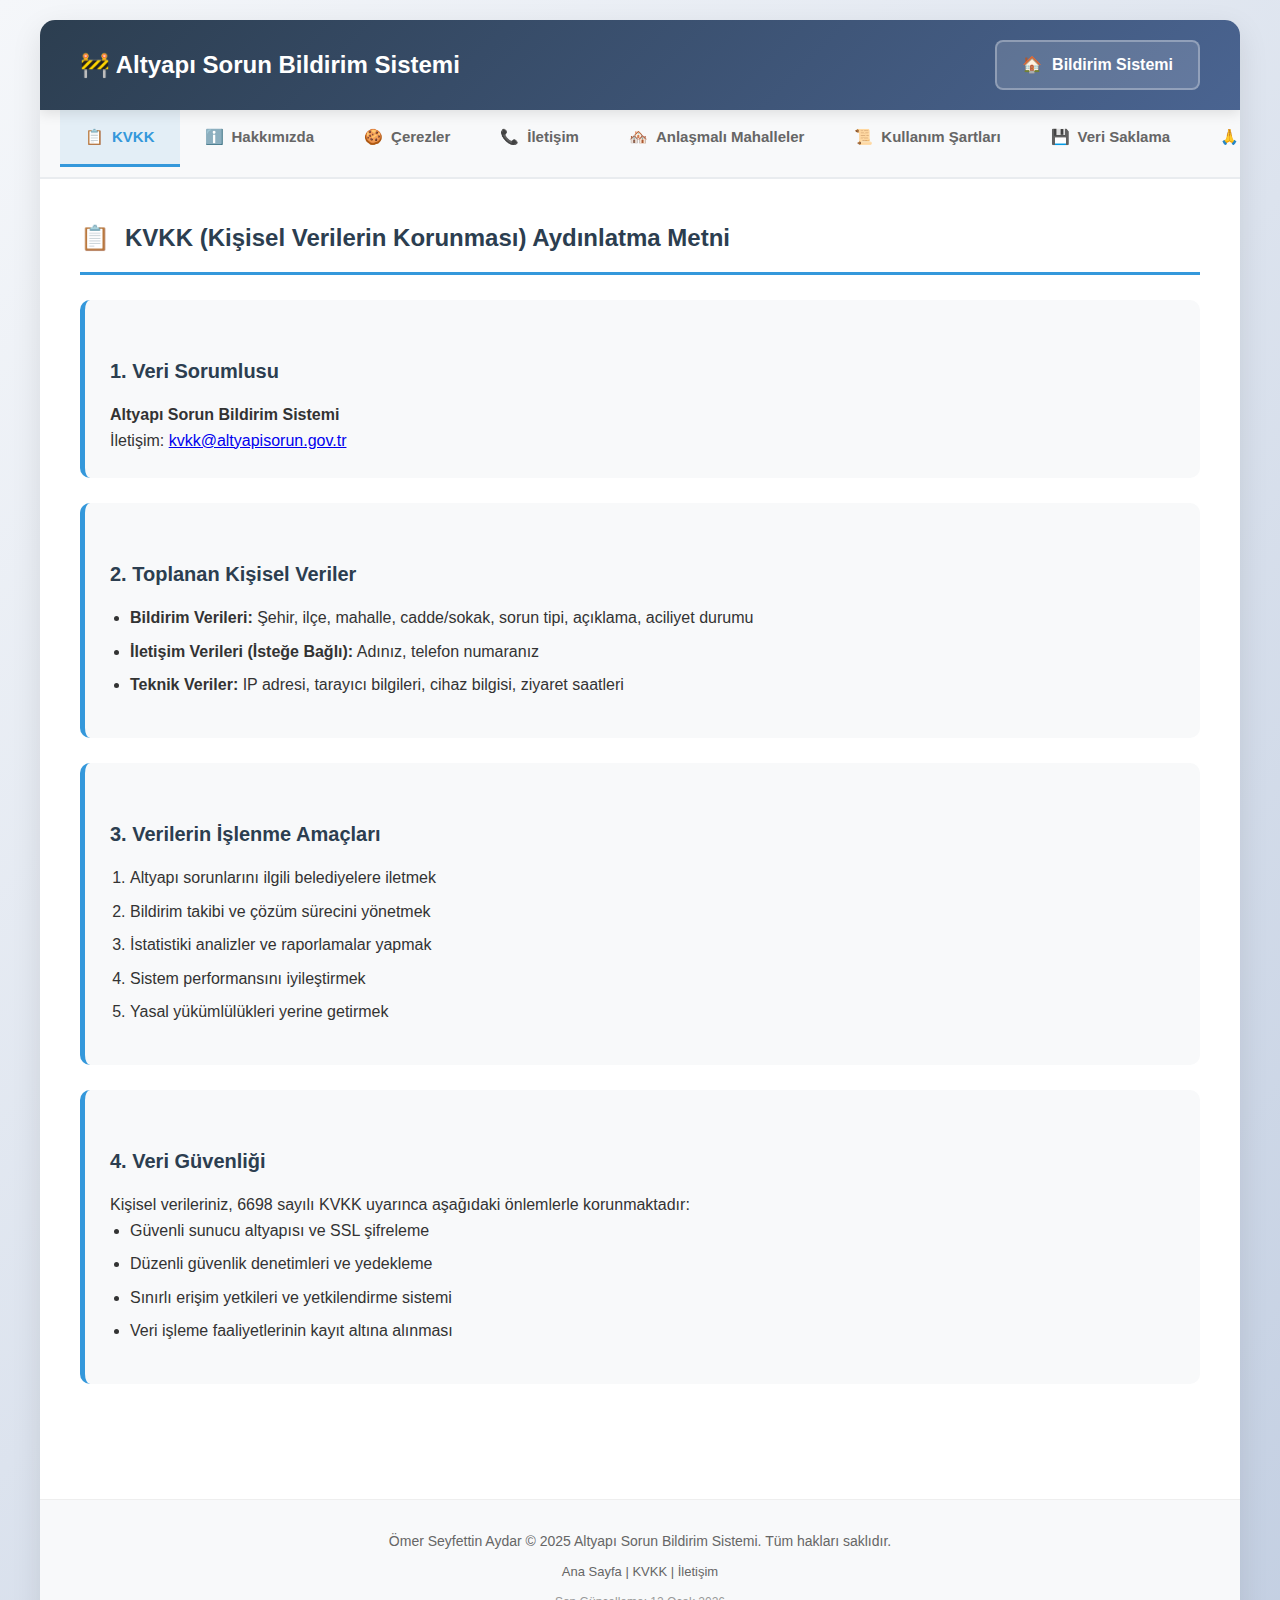
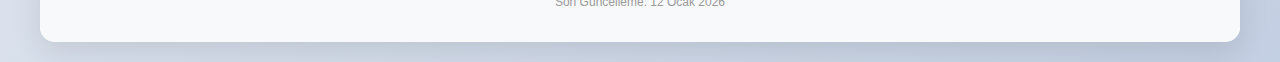
<file: site-hukuku.html>
<!DOCTYPE html>
<html lang="tr">
<head>
    <meta charset="UTF-8">
    <meta name="viewport" content="width=device-width, initial-scale=1.0">
    <title>Yasal Bilgiler - Altyapı Sorun Bildirim Sistemi</title>
    <style>
        /* ANA SAYFADAN ALINAN STİLLER */
        :root {
            --primary: #2c3e50;
            --secondary: #3498db;
            --success: #27ae60;
            --warning: #f39c12;
            --danger: #e74c3c;
            --light: #f8f9fa;
            --dark: #343a40;
        }
        
        * {
            margin: 0;
            padding: 0;
            box-sizing: border-box;
            font-family: 'Segoe UI', Tahoma, Geneva, Verdana, sans-serif;
        }
        
        body {
            background: linear-gradient(135deg, #f5f7fa 0%, #c3cfe2 100%);
            color: #333;
            line-height: 1.6;
            min-height: 100vh;
        }
        
        .container {
            max-width: 1200px;
            margin: 0 auto;
            background: white;
            border-radius: 15px;
            box-shadow: 0 10px 30px rgba(0,0,0,0.1);
            overflow: hidden;
            margin-top: 20px;
            margin-bottom: 20px;
        }
        
        /* HEADER */
        header {
            background: linear-gradient(135deg, var(--primary) 0%, #4a6491 100%);
            color: white;
            padding: 20px 40px;
            position: sticky;
            top: 0;
            z-index: 100;
            box-shadow: 0 4px 12px rgba(0,0,0,0.1);
        }
        
        .header-content {
            display: flex;
            justify-content: space-between;
            align-items: center;
        }
        
        .logo {
            display: flex;
            align-items: center;
            gap: 15px;
            text-decoration: none;
            color: white;
        }
        
        .logo h1 {
            font-size: 24px;
            font-weight: 700;
        }
        
        .home-btn {
            background: rgba(255,255,255,0.15);
            border: 2px solid rgba(255,255,255,0.3);
            color: white;
            padding: 10px 25px;
            border-radius: 8px;
            text-decoration: none;
            display: flex;
            align-items: center;
            gap: 10px;
            font-weight: 600;
            transition: all 0.3s;
        }
        
        .home-btn:hover {
            background: rgba(255,255,255,0.25);
            transform: translateY(-2px);
        }
        
        /* YASAL MENÜ */
        .legal-menu {
            background: #f8f9fa;
            padding: 0;
            border-bottom: 2px solid #e9ecef;
            position: sticky;
            top: 84px;
            z-index: 99;
        }
        
        .menu-scroll {
            display: flex;
            overflow-x: auto;
            padding: 0 20px;
            gap: 0;
            scrollbar-width: thin;
        }
        
        .menu-scroll::-webkit-scrollbar {
            height: 6px;
        }
        
        .menu-scroll::-webkit-scrollbar-track {
            background: #f1f1f1;
        }
        
        .menu-scroll::-webkit-scrollbar-thumb {
            background: #3498db;
            border-radius: 3px;
        }
        
        .menu-btn {
            padding: 18px 25px;
            background: none;
            border: none;
            border-bottom: 3px solid transparent;
            color: #666;
            font-weight: 600;
            font-size: 15px;
            cursor: pointer;
            white-space: nowrap;
            transition: all 0.3s;
            display: flex;
            align-items: center;
            gap: 8px;
        }
        
        .menu-btn:hover {
            color: var(--secondary);
            background: rgba(52, 152, 219, 0.05);
        }
        
        .menu-btn.active {
            color: var(--secondary);
            border-bottom-color: var(--secondary);
            background: rgba(52, 152, 219, 0.1);
        }
        
        /* İÇERİK ALANI */
        main {
            padding: 40px;
            min-height: 800px;
        }
        
        .content-section {
            display: none;
            animation: fadeIn 0.5s ease;
        }
        
        .content-section.active {
            display: block;
        }
        
        @keyframes fadeIn {
            from { opacity: 0; transform: translateY(20px); }
            to { opacity: 1; transform: translateY(0); }
        }
        
        section h2 {
            color: var(--primary);
            margin-bottom: 25px;
            padding-bottom: 15px;
            border-bottom: 3px solid var(--secondary);
            display: flex;
            align-items: center;
            gap: 15px;
        }
        
        section h3 {
            color: var(--primary);
            margin: 30px 0 15px 0;
            font-size: 20px;
        }
        
        .content-box {
            background: #f8f9fa;
            padding: 25px;
            border-radius: 10px;
            border-left: 5px solid var(--secondary);
            margin-bottom: 25px;
        }
        
        .content-box ul, .content-box ol {
            margin-left: 20px;
            margin-bottom: 15px;
        }
        
        .content-box li {
            margin-bottom: 8px;
        }
        
        /* TABLO STİLLERİ */
        .muhtar-table-container {
            overflow-x: auto;
            margin: 30px 0;
            border-radius: 10px;
            box-shadow: 0 5px 15px rgba(0,0,0,0.05);
        }
        
        .muhtar-table {
            width: 100%;
            border-collapse: collapse;
            background: white;
        }
        
        .muhtar-table th {
            background: var(--primary);
            color: white;
            padding: 18px 15px;
            text-align: left;
            font-weight: 600;
            position: sticky;
            top: 0;
        }
        
        .muhtar-table td {
            padding: 15px;
            border-bottom: 1px solid #eee;
        }
        
        .muhtar-table tr:hover {
            background: #f8f9fa;
        }
        
        .progress-bar {
            width: 100px;
            height: 10px;
            background: #e9ecef;
            border-radius: 5px;
            overflow: hidden;
            display: inline-block;
            margin-right: 10px;
        }
        
        .progress-fill {
            height: 100%;
            background: var(--success);
            border-radius: 5px;
        }
        
        /* İKON BUTONLARI */
        .icon-btn {
            background: none;
            border: none;
            color: var(--secondary);
            cursor: pointer;
            font-size: 18px;
            padding: 5px;
            border-radius: 50%;
            width: 36px;
            height: 36px;
            display: inline-flex;
            align-items: center;
            justify-content: center;
            transition: all 0.3s;
        }
        
        .icon-btn:hover {
            background: rgba(52, 152, 219, 0.1);
            transform: scale(1.1);
        }
        
        /* BELEDİYE LOGOLARI */
        .belediye-grid {
            display: grid;
            grid-template-columns: repeat(auto-fill, minmax(150px, 1fr));
            gap: 20px;
            margin: 30px 0;
        }
        
        .belediye-item {
            background: white;
            border-radius: 10px;
            padding: 20px;
            text-align: center;
            box-shadow: 0 5px 15px rgba(0,0,0,0.05);
            transition: transform 0.3s;
        }
        
        .belediye-item:hover {
            transform: translateY(-5px);
        }
        
        .belediye-logo {
            width: 60px;
            height: 60px;
            background: linear-gradient(135deg, #3498db, #2c3e50);
            border-radius: 50%;
            margin: 0 auto 15px;
            display: flex;
            align-items: center;
            justify-content: center;
            color: white;
            font-size: 24px;
            font-weight: bold;
        }
        
        /* TEŞEKKÜR BÖLÜMÜ */
        .tesekkur-logos {
            display: flex;
            flex-wrap: wrap;
            gap: 30px;
            justify-content: center;
            margin: 40px 0;
            padding: 30px;
            background: linear-gradient(135deg, #f8f9fa, #e9ecef);
            border-radius: 15px;
        }
        
        .logo-item {
            text-align: center;
            flex: 0 0 auto;
        }
        
        .logo-circle {
            width: 80px;
            height: 80px;
            background: white;
            border-radius: 50%;
            margin: 0 auto 15px;
            display: flex;
            align-items: center;
            justify-content: center;
            box-shadow: 0 5px 15px rgba(0,0,0,0.1);
            font-size: 32px;
        }
        
        /* FOOTER */
        footer {
            text-align: center;
            padding: 30px;
            margin-top: 50px;
            border-top: 1px solid #eee;
            color: #666;
            font-size: 14px;
            background: #f8f9fa;
        }
        
        /* RESPONSIVE */
        @media (max-width: 768px) {
            .header-content {
                flex-direction: column;
                gap: 15px;
                text-align: center;
            }
            
            .menu-scroll {
                padding: 0 10px;
            }
            
            .menu-btn {
                padding: 15px;
                font-size: 14px;
            }
            
            main {
                padding: 20px;
            }
            
            .muhtar-table th,
            .muhtar-table td {
                padding: 10px;
                font-size: 14px;
            }
            
            .belediye-grid {
                grid-template-columns: repeat(auto-fill, minmax(120px, 1fr));
                gap: 15px;
            }
        }
        
        @media (max-width: 480px) {
            header {
                padding: 15px 20px;
            }
            
            .logo h1 {
                font-size: 20px;
            }
            
            .menu-btn {
                padding: 12px 15px;
                font-size: 13px;
            }
            
            .muhtar-table {
                font-size: 13px;
            }
            
            .belediye-grid {
                grid-template-columns: repeat(2, 1fr);
            }
        }
    </style>
</head>
<body>
    <div class="container">
        <!-- HEADER -->
        <header>
            <div class="header-content">
                <div class="logo">
                    <h1>🚧 Altyapı Sorun Bildirim Sistemi</h1>
                </div>
                <a href="index.html" class="home-btn">
                    <span>🏠</span> Bildirim Sistemi
                </a>
            </div>
        </header>

        <!-- YASAL MENÜ -->
        <nav class="legal-menu">
            <div class="menu-scroll">
                <button class="menu-btn active" data-section="kvkk">
                    <span>📋</span> KVKK
                </button>
                <button class="menu-btn" data-section="hakkimizda">
                    <span>ℹ️</span> Hakkımızda
                </button>
                <button class="menu-btn" data-section="cerezler">
                    <span>🍪</span> Çerezler
                </button>
                <button class="menu-btn" data-section="iletisim">
                    <span>📞</span> İletişim
                </button>
                <button class="menu-btn" data-section="mahalleler">
                    <span>🏘️</span> Anlaşmalı Mahalleler
                </button>
                <button class="menu-btn" data-section="kullanim">
                    <span>📜</span> Kullanım Şartları
                </button>
                <button class="menu-btn" data-section="veri">
                    <span>💾</span> Veri Saklama
                </button>
                <button class="menu-btn" data-section="tesekkur">
                    <span>🙏</span> Teşekkür
                </button>
            </div>
        </nav>

        <!-- ANA İÇERİK -->
        <main>
            <!-- KVKK BÖLÜMÜ -->
            <section id="kvkk" class="content-section active">
                <h2><span>📋</span> KVKK (Kişisel Verilerin Korunması) Aydınlatma Metni</h2>
                
                <div class="content-box">
                    <h3>1. Veri Sorumlusu</h3>
                    <p><strong>Altyapı Sorun Bildirim Sistemi</strong><br>
                    İletişim: <a href="mailto:kvkk@altyapisorun.gov.tr">kvkk@altyapisorun.gov.tr</a></p>
                </div>
                
                <div class="content-box">
                    <h3>2. Toplanan Kişisel Veriler</h3>
                    <ul>
                        <li><strong>Bildirim Verileri:</strong> Şehir, ilçe, mahalle, cadde/sokak, sorun tipi, açıklama, aciliyet durumu</li>
                        <li><strong>İletişim Verileri (İsteğe Bağlı):</strong> Adınız, telefon numaranız</li>
                        <li><strong>Teknik Veriler:</strong> IP adresi, tarayıcı bilgileri, cihaz bilgisi, ziyaret saatleri</li>
                    </ul>
                </div>
                
                <div class="content-box">
                    <h3>3. Verilerin İşlenme Amaçları</h3>
                    <ol>
                        <li>Altyapı sorunlarını ilgili belediyelere iletmek</li>
                        <li>Bildirim takibi ve çözüm sürecini yönetmek</li>
                        <li>İstatistiki analizler ve raporlamalar yapmak</li>
                        <li>Sistem performansını iyileştirmek</li>
                        <li>Yasal yükümlülükleri yerine getirmek</li>
                    </ol>
                </div>
                
                <div class="content-box">
                    <h3>4. Veri Güvenliği</h3>
                    <p>Kişisel verileriniz, 6698 sayılı KVKK uyarınca aşağıdaki önlemlerle korunmaktadır:</p>
                    <ul>
                        <li>Güvenli sunucu altyapısı ve SSL şifreleme</li>
                        <li>Düzenli güvenlik denetimleri ve yedekleme</li>
                        <li>Sınırlı erişim yetkileri ve yetkilendirme sistemi</li>
                        <li>Veri işleme faaliyetlerinin kayıt altına alınması</li>
                    </ul>
                </div>
            </section>

            <!-- HAKKIMIZDA BÖLÜMÜ -->
            <section id="hakkimizda" class="content-section">
                <h2><span>ℹ️</span> Hakkımızda</h2>
                
                <div class="content-box">
                    <h3>Misyonumuz</h3>
                    <p>23 ilde, anlaşmalı mahallelerde yaşanan altyapı sorunlarının (su, elektrik, yol, kanalizasyon, internet vb.) hızlı ve etkili bir şekilde çözülmesini sağlamak.</p>
                </div>
                
                <div class="content-box">
                    <h3>Vizyonumuz</h3>
                    <p>Bölgemizdeki tüm mahallelerin altyapı sorunlarının dijital platform üzerinden takip edildiği, şeffaf ve etkili bir sistem kurmak.</p>
                </div>
                
                <div class="content-box">
                    <h3>Değerlerimiz</h3>
                    <ul>
                        <li><strong>Şeffaflık:</strong> Tüm süreçlerin takip edilebilir olması</li>
                        <li><strong>Hızlı Çözüm:</strong> Bildirimlerin 24 saat içinde ilgili birime ulaşması</li>
                        <li><strong>İşbirliği:</strong> Vatandaş-muhtar-belediye işbirliği</li>
                        <li><strong>Sürdürülebilirlik:</strong> Kalıcı çözümler üretmek</li>
                    </ul>
                </div>
            </section>

            <!-- ÇEREZLER BÖLÜMÜ -->
            <section id="cerezler" class="content-section">
                <h2><span>🍪</span> Çerez Politikası</h2>
                
                <div class="content-box">
                    <h3>Çerez Nedir?</h3>
                    <p>Çerezler, web sitesini ziyaret ettiğinizde cihazınıza kaydedilen küçük metin dosyalarıdır.</p>
                </div>
                
                <div class="content-box">
                    <h3>Kullandığımız Çerez Türleri</h3>
                    <ul>
                        <li><strong>Zorunlu Çerezler:</strong> Site fonksiyonlarının çalışması için gereklidir</li>
                        <li><strong>Performans Çerezleri:</strong> Site kullanım analizi için kullanılır</li>
                        <li><strong>Fonksiyonel Çerezler:</strong> Tercihlerinizi hatırlamak için kullanılır</li>
                    </ul>
                </div>
                
                <div class="content-box">
                    <h3>Çerezleri Yönetme</h3>
                    <p>Tarayıcınızın ayarlarından çerezleri silebilir veya engelleyebilirsiniz. Ancak bazı çerezlerin engellenmesi sitenin düzgün çalışmamasına neden olabilir.</p>
                </div>
            </section>

            <!-- İLETİŞİM BÖLÜMÜ -->
            <section id="iletisim" class="content-section">
                <h2><span>📞</span> İletişim</h2>
                
                <div class="content-box">
                    <h3>İletişim Bilgilerimiz</h3>
                    <p><strong>📧 E-posta:</strong> <a href="mailto:destek@altyapisorun.gov.tr">destek@altyapisorun.gov.tr</a></p>
                    <p><strong>📞 Telefon:</strong> <a href="tel:+905358709189">+90 535 870 91 89</a> (09:00-18:00)</p>
                    <p><strong>📍 Adres:</strong> Altyapı Çözüm Merkezi, Diyarbakır</p>
                </div>
                
                <div class="content-box">
                    <h3>Çalışma Saatleri</h3>
                    <p><strong>Pazartesi - Cuma:</strong> 09:00 - 18:00</p>
                    <p><strong>Cumartesi - Pazar:</strong> Kapalı</p>
                </div>
                
                <div class="content-box">
                    <h3>KVKK İletişim</h3>
                    <p>KVKK kapsamındaki haklarınız için: <a href="mailto:kvkk@altyapisorun.gov.tr">kvkk@altyapisorun.gov.tr</a></p>
                </div>
            </section>

            <!-- ANLAŞMALI MAHALLELER BÖLÜMÜ -->
            <section id="mahalleler" class="content-section">
                <h2><span>🏘️</span> Anlaşmalı Mahalleler ve Muhtarlar</h2>
                
                <div class="content-box">
                    <p>Sistemimizle resmi anlaşması bulunan mahalle muhtarları aşağıda listelenmiştir. Bu muhtarlar, mahallelerindeki altyapı sorunlarının takibi ve çözümü konusunda aktif rol almaktadır.</p>
                </div>
                
                <div class="muhtar-table-container">
                    <table class="muhtar-table">
                        <thead>
                            <tr>
                                <th>Mahalle</th>
                                <th>Muhtar</th>
                                <th>İlçe</th>
                                <th>Şehir</th>
                                <th>Çözüm Oranı</th>
                                <th>Harita</th>
                                <th>İletişim</th>
                            </tr>
                        </thead>
                        <tbody>
                            <tr>
                                <td>Kaynartepe</td>
                                <td>Mehmet Yılmaz</td>
                                <td>Bağlar</td>
                                <td>Diyarbakır</td>
                                <td>
                                    <div class="progress-bar">
                                        <div class="progress-fill" style="width: 92%"></div>
                                    </div>
                                    92%
                                </td>
                                <td>
                                    <button class="icon-btn" title="Haritada Göster" onclick="window.open('https://maps.google.com/?q=Kaynartepe+Mahallesi+Bağlar+Diyarbakır', '_blank')">
                                        📍
                                    </button>
                                </td>
                                <td>
                                    <button class="icon-btn" title="Telefonla Ara" onclick="window.location.href='tel:+905321112233'">
                                        📞
                                    </button>
                                </td>
                            </tr>
                            <tr>
                                <td>Muradiye</td>
                                <td>Ahmet Demir</td>
                                <td>Bağlar</td>
                                <td>Diyarbakır</td>
                                <td>
                                    <div class="progress-bar">
                                        <div class="progress-fill" style="width: 85%"></div>
                                    </div>
                                    85%
                                </td>
                                <td>
                                    <button class="icon-btn" title="Haritada Göster" onclick="window.open('https://maps.google.com/?q=Muradiye+Mahallesi+Bağlar+Diyarbakır', '_blank')">
                                        📍
                                    </button>
                                </td>
                                <td>
                                    <button class="icon-btn" title="Telefonla Ara" onclick="window.location.href='tel:+905322223344'">
                                        📞
                                    </button>
                                </td>
                            </tr>
                            <tr>
                                <td>Fatih</td>
                                <td>Ayşe Kaya</td>
                                <td>Bağlar</td>
                                <td>Diyarbakır</td>
                                <td>
                                    <div class="progress-bar">
                                        <div class="progress-fill" style="width: 88%"></div>
                                    </div>
                                    88%
                                </td>
                                <td>
                                    <button class="icon-btn" title="Haritada Göster" onclick="window.open('https://maps.google.com/?q=Fatih+Mahallesi+Bağlar+Diyarbakır', '_blank')">
                                        📍
                                    </button>
                                </td>
                                <td>
                                    <button class="icon-btn" title="Telefonla Ara" onclick="window.location.href='tel:+905323334455'">
                                        📞
                                    </button>
                                </td>
                            </tr>
                            <tr>
                                <td>Selçuklu</td>
                                <td>Mustafa Çelik</td>
                                <td>Aziziye</td>
                                <td>Erzurum</td>
                                <td>
                                    <div class="progress-bar">
                                        <div class="progress-fill" style="width: 90%"></div>
                                    </div>
                                    90%
                                </td>
                                <td>
                                    <button class="icon-btn" title="Haritada Göster" onclick="window.open('https://maps.google.com/?q=Selçuklu+Mahallesi+Aziziye+Erzurum', '_blank')">
                                        📍
                                    </button>
                                </td>
                                <td>
                                    <button class="icon-btn" title="Telefonla Ara" onclick="window.location.href='tel:+905324445566'">
                                        📞
                                    </button>
                                </td>
                            </tr>
                            <tr>
                                <td>Bostaniçi</td>
                                <td>Zeynep Yıldız</td>
                                <td>İpekyolu</td>
                                <td>Van</td>
                                <td>
                                    <div class="progress-bar">
                                        <div class="progress-fill" style="width: 82%"></div>
                                    </div>
                                    82%
                                </td>
                                <td>
                                    <button class="icon-btn" title="Haritada Göster" onclick="window.open('https://maps.google.com/?q=Bostaniçi+Mahallesi+İpekyolu+Van', '_blank')">
                                        📍
                                    </button>
                                </td>
                                <td>
                                    <button class="icon-btn" title="Telefonla Ara" onclick="window.location.href='tel:+905325556677'">
                                        📞
                                    </button>
                                </td>
                            </tr>
                        </tbody>
                    </table>
                </div>
                
                <div class="content-box">
                    <p><strong>Not:</strong> Çözüm oranı, mahallede bildirilen toplam sorunların çözülen sorunlara oranını göstermektedir. Listemiz sürekli güncellenmektedir.</p>
                </div>
            </section>

            <!-- KULLANIM ŞARTLARI BÖLÜMÜ -->
            <section id="kullanim" class="content-section">
                <h2><span>📜</span> Kullanım Şartları</h2>
                
                <div class="content-box">
                    <h3>1. Kabul ve Onay</h3>
                    <p>Bu siteyi kullanarak aşağıdaki şartları kabul etmiş sayılırsınız.</p>
                </div>
                
                <div class="content-box">
                    <h3>2. Kullanıcı Yükümlülükleri</h3>
                    <ul>
                        <li>Doğru ve gerçek bilgiler girmek</li>
                        <li>Sistemi amacı dışında kullanmamak</li>
                        <li>Diğer kullanıcıların haklarına saygı göstermek</li>
                        <li>Yasalara aykırı içerik paylaşmamak</li>
                    </ul>
                </div>
                
                <div class="content-box">
                    <h3>3. Bildirim Kuralları</h3>
                    <ul>
                        <li>Bildirimler altyapı sorunları ile sınırlıdır</li>
                        <li>Tekrarlayan veya gereksiz bildirimler yapılamaz</li>
                        <li>Hakaret veya küfür içeren bildirimler silinir</li>
                    </ul>
                </div>
                
                <div class="content-box">
                    <h3>4. Değişiklik Hakkı</h3>
                    <p>Kullanım şartlarını herhangi bir zamanda değiştirme hakkını saklı tutarız. Değişiklikler sitede yayınlandığı anda geçerli olur.</p>
                </div>
            </section>

            <!-- VERİ SAKLAMA BÖLÜMÜ -->
            <section id="veri" class="content-section">
                <h2><span>💾</span> Veri Saklama ve İmha Politikası</h2>
                
                <div class="content-box">
                    <h3>Veri Saklama Süreleri</h3>
                    <table class="muhtar-table" style="margin-top: 15px;">
                        <thead>
                            <tr>
                                <th>Veri Türü</th>
                                <th>Saklama Süresi</th>
                                <th>İmha Yöntemi</th>
                            </tr>
                        </thead>
                        <tbody>
                            <tr>
                                <td>Bildirim verileri</td>
                                <td>5 yıl</td>
                                <td>Güvenli silme</td>
                            </tr>
                            <tr>
                                <td>İletişim bilgileri</td>
                                <td>6 ay</td>
                                <td>Anonimleştirme</td>
                            </tr>
                            <tr>
                                <td>Teknik veriler</td>
                                <td>1 yıl</td>
                                <td>Güvenli silme</td>
                            </tr>
                            <tr>
                                <td>İstatistik verileri</td>
                                <td>Süresiz</td>
                                <td>Anonimleştirilmiş</td>
                            </tr>
                        </tbody>
                    </table>
                </div>
                
                <div class="content-box">
                    <h3>Veri İmha Süreci</h3>
                    <ol>
                        <li>Veri saklama süresi dolduğunda sistem uyarısı</li>
                        <li>Veri sorumlusu onayı</li>
                        <li>Güvenli silme veya anonimleştirme</li>
                        <li>İmha tutanağı oluşturma</li>
                    </ol>
                </div>
            </section>

            <!-- TEŞEKKÜR BÖLÜMÜ -->
            <section id="tesekkur" class="content-section">
                <h2><span>🙏</span> Teşekkür</h2>
                
                <div class="content-box">
                    <h3>Değerli Destekçilerimize</h3>
                    <p>Altyapı Sorun Bildirim Sistemi'nin başarısı, aşağıda belirtilen kurum, kuruluş ve açık kaynak topluluklarının değerli katkıları sayesinde mümkün olmuştur. Tüm destekçilerimize içten teşekkürlerimizi sunarız.</p>
                </div>
                
                <div class="belediye-grid">
                    <div class="belediye-item">
                        <div class="belediye-logo">DBB</div>
                        <h4>Diyarbakır Büyükşehir Belediyesi</h4>
                    </div>
                    <div class="belediye-item">
                        <div class="belediye-logo">MBB</div>
                        <h4>Mardin Büyükşehir Belediyesi</h4>
                    </div>
                    <div class="belediye-item">
                        <div class="belediye-logo">ŞUB</div>
                        <h4>Şanlıurfa Belediyesi</h4>
                    </div>
                    <div class="belediye-item">
                        <div class="belediye-logo">VBB</div>
                        <h4>Van Büyükşehir Belediyesi</h4>
                    </div>
                    <div class="belediye-item">
                        <div class="belediye-logo">HBB</div>
                        <h4>Hakkari Belediyesi</h4>
                    </div>
                    <div class="belediye-item">
                        <div class="belediye-logo">BMM</div>
                        <h4>Batman Merkez Belediyesi</h4>
                    </div>
                    <div class="belediye-item">
                        <div class="belediye-logo">AMM</div>
                        <h4>Aziziye Belediyesi</h4>
                    </div>
                    <div class="belediye-item">
                        <div class="belediye-logo">BMM</div>
                        <h4>Bağlar Belediyesi</h4>
                    </div>
                </div>
                
                <div class="content-box">
                    <h3>Açık Kaynak Katkıları</h3>
                    <p>Sistemimizin geliştirilmesinde aşağıdaki açık kaynak projelerden yararlandık:</p>
                    <ul>
                        <li><strong>Bootstrap:</strong> Responsive tasarım framework'ü</li>
                        <li><strong>Font Awesome:</strong> İkon kütüphanesi</li>
                        <li><strong>jQuery:</strong> JavaScript kütüphanesi</li>
                        <li><strong>GitHub Pages:</strong> Ücretsiz hosting servisi</li>
                    </ul>
                </div>
                
                <div class="tesekkur-logos">
                    <div class="logo-item">
                        <div class="logo-circle">🌐</div>
                        <p>Mahalle Portalı<br><small>mahalleportal.com</small></p>
                    </div>
                    <div class="logo-item">
                        <div class="logo-circle">🚀</div>
                        <p>GitHub<br><small>Açık Kaynak</small></p>
                    </div>
                    <div class="logo-item">
                        <div class="logo-circle">🎨</div>
                        <p>Font Awesome<br><small>İkonlar</small></p>
                    </div>
                    <div class="logo-item">
                        <div class="logo-circle">🔧</div>
                        <p>Bootstrap<br><small>Tasarım</small></p>
                    </div>
                </div>
                
                <div class="content-box">
                    <h3>Son Söz</h3>
                    <p>Bölgemizin altyapı sorunlarının çözümüne katkı sağlayan tüm belediye çalışanlarına, muhtarlarımıza, gönüllülerimize ve sistemimizi kullanan tüm vatandaşlarımıza teşekkür ederiz.</p>
                    <p style="text-align: center; margin-top: 20px; font-style: italic;">
                        <strong>"Daha iyi bir altyapı, daha iyi bir yaşam demektir."</strong>
                    </p>
                </div>
            </section>
        </main>

        <!-- FOOTER -->
        <footer>
            <p> Ömer Seyfettin Aydar © 2025 Altyapı Sorun Bildirim Sistemi. Tüm hakları saklıdır.</p>
            <p style="margin-top: 10px; font-size: 13px;">
                <a href="index.html" style="color: #666; text-decoration: none;">Ana Sayfa</a> | 
                <a href="#kvkk" onclick="showSection('kvkk')" style="color: #666; text-decoration: none;">KVKK</a> | 
                <a href="#iletisim" onclick="showSection('iletisim')" style="color: #666; text-decoration: none;">İletişim</a>
            </p>
            <p style="margin-top: 10px; font-size: 12px; color: #999;">
                Son Güncelleme: 12 Ocak 2026
            </p>
        </footer>
    </div>

    <script>
        // =============================================
        // SAYFA YÖNETİMİ
        // =============================================
        
        // Sayfa yüklendiğinde
        document.addEventListener('DOMContentLoaded', function() {
            console.log("Yasal Bilgiler Sayfası yükleniyor...");
            
            // URL'de hash varsa o bölüme git
            const hash = window.location.hash.substring(1);
            if (hash && document.getElementById(hash)) {
                showSection(hash);
            }
            
            // Menü butonlarına event listener ekle
            document.querySelectorAll('.menu-btn').forEach(btn => {
                btn.addEventListener('click', function() {
                    const section = this.getAttribute('data-section');
                    showSection(section);
                    
                    // URL hash'ini güncelle
                    window.location.hash = section;
                });
            });
        });
        
        // Bölüm göster/gizle
        function showSection(sectionId) {
            console.log("Bölüm gösteriliyor:", sectionId);
            
            // Tüm bölümleri gizle
            document.querySelectorAll('.content-section').forEach(section => {
                section.classList.remove('active');
            });
            
            // Tüm menü butonlarını pasif yap
            document.querySelectorAll('.menu-btn').forEach(btn => {
                btn.classList.remove('active');
            });
            
            // Seçilen bölümü göster
            const targetSection = document.getElementById(sectionId);
            if (targetSection) {
                targetSection.classList.add('active');
                
                // Menü butonunu aktif yap
                const menuBtn = document.querySelector(`.menu-btn[data-section="${sectionId}"]`);
                if (menuBtn) {
                    menuBtn.classList.add('active');
                    
                    // Mobilde menü butonunu görünür yap (scroll)
                    if (window.innerWidth < 768) {
                        menuBtn.scrollIntoView({
                            behavior: 'smooth',
                            block: 'nearest',
                            inline: 'center'
                        });
                    }
                }
                
                // Sayfanın başına scroll yap
                window.scrollTo({
                    top: 0,
                    behavior: 'smooth'
                });
            }
        }
        
        // Hash değişikliğini dinle
        window.addEventListener('hashchange', function() {
            const hash = window.location.hash.substring(1);
            if (hash) {
                showSection(hash);
            }
        });
        
        // Responsive menü kontrolü
        function checkMenuScroll() {
            const menuScroll = document.querySelector('.menu-scroll');
            if (menuScroll.scrollWidth > menuScroll.clientWidth) {
                menuScroll.style.paddingBottom = '10px';
            } else {
                menuScroll.style.paddingBottom = '0';
            }
        }
        
        // Pencere boyutu değişince kontrol et
        window.addEventListener('resize', checkMenuScroll);
        
        // İlk yüklemede kontrol et
        setTimeout(checkMenuScroll, 100);
    </script>
</body>
</html>
</file>
